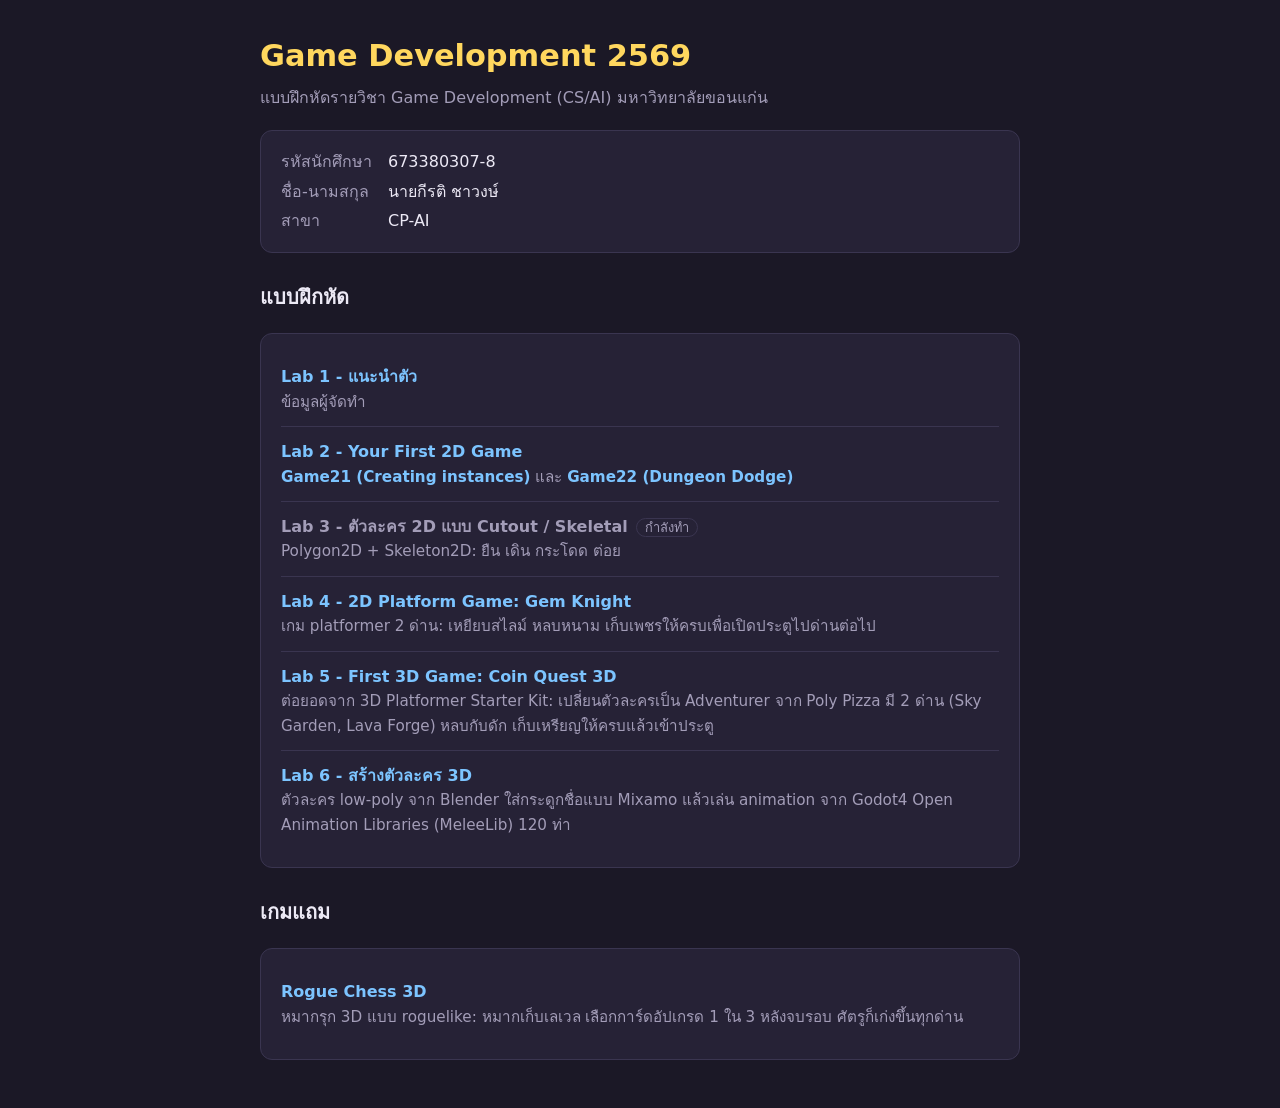
<file: docs/index.html>
<!DOCTYPE html>
<html lang="th">
<head>
  <meta charset="utf-8">
  <meta name="viewport" content="width=device-width, initial-scale=1">
  <title>Game Dev 2569 - 673380307-8 กีรติ ชาวงษ์</title>
  <link rel="stylesheet" href="style.css">
</head>
<body>
<main>
  <h1>Game Development 2569</h1>
  <p class="sub">แบบฝึกหัดรายวิชา Game Development (CS/AI) มหาวิทยาลัยขอนแก่น</p>

  <section class="card">
    <dl>
      <dt>รหัสนักศึกษา</dt><dd>673380307-8</dd>
      <dt>ชื่อ-นามสกุล</dt><dd>นายกีรติ ชาวงษ์</dd>
      <dt>สาขา</dt><dd>CP-AI</dd>
    </dl>
  </section>

  <h2>แบบฝึกหัด</h2>
  <section class="card">
    <ul class="labs">
      <li>
        <a href="lab1.html">Lab 1 - แนะนำตัว</a>
        <span class="desc">ข้อมูลผู้จัดทำ</span>
      </li>
      <li>
        <a href="lab2.html">Lab 2 - Your First 2D Game</a>
        <span class="desc">
          <a href="game21.html">Game21 (Creating instances)</a> และ
          <a href="game22.html">Game22 (Dungeon Dodge)</a>
        </span>
      </li>
      <li>
        <span class="pending">Lab 3 - ตัวละคร 2D แบบ Cutout / Skeletal</span><span class="tag">กำลังทำ</span>
        <span class="desc">Polygon2D + Skeleton2D: ยืน เดิน กระโดด ต่อย</span>
      </li>
      <li>
        <a href="game4.html">Lab 4 - 2D Platform Game: Gem Knight</a>
        <span class="desc">เกม platformer 2 ด่าน: เหยียบสไลม์ หลบหนาม เก็บเพชรให้ครบเพื่อเปิดประตูไปด่านต่อไป</span>
      </li>
      <li>
        <a href="game5.html">Lab 5 - First 3D Game: Coin Quest 3D</a>
        <span class="desc">ต่อยอดจาก 3D Platformer Starter Kit: เปลี่ยนตัวละครเป็น Adventurer จาก Poly Pizza มี 2 ด่าน (Sky Garden, Lava Forge) หลบกับดัก เก็บเหรียญให้ครบแล้วเข้าประตู</span>
      </li>
      <li>
        <a href="game6.html">Lab 6 - สร้างตัวละคร 3D</a>
        <span class="desc">ตัวละคร low-poly จาก Blender ใส่กระดูกชื่อแบบ Mixamo แล้วเล่น animation จาก Godot4 Open Animation Libraries (MeleeLib) 120 ท่า</span>
      </li>
    </ul>
  </section>

  <h2>เกมแถม</h2>
  <section class="card">
    <ul class="labs">
      <li>
        <a href="chess3d.html">Rogue Chess 3D</a>
        <span class="desc">หมากรุก 3D แบบ roguelike: หมากเก็บเลเวล เลือกการ์ดอัปเกรด 1 ใน 3 หลังจบรอบ ศัตรูก็เก่งขึ้นทุกด่าน</span>
      </li>
    </ul>
  </section>
</main>
</body>
</html>
</file>
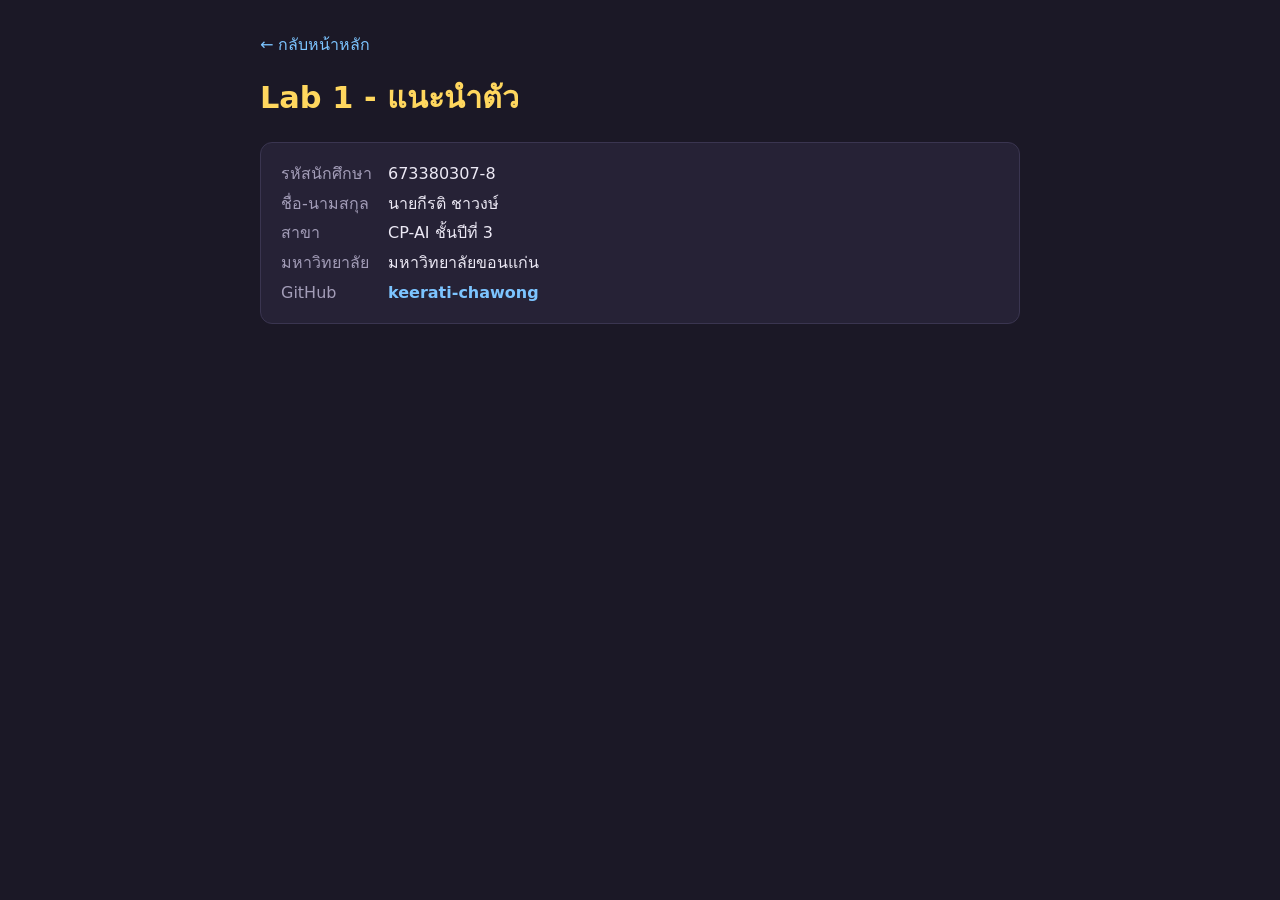
<file: docs/lab1.html>
<!DOCTYPE html>
<html lang="th">
<head>
  <meta charset="utf-8">
  <meta name="viewport" content="width=device-width, initial-scale=1">
  <title>Lab 1 - แนะนำตัว</title>
  <link rel="stylesheet" href="style.css">
</head>
<body>
<main>
  <a class="back" href="index.html">&larr; กลับหน้าหลัก</a>
  <h1>Lab 1 - แนะนำตัว</h1>

  <section class="card">
    <dl>
      <dt>รหัสนักศึกษา</dt><dd>673380307-8</dd>
      <dt>ชื่อ-นามสกุล</dt><dd>นายกีรติ ชาวงษ์</dd>
      <dt>สาขา</dt><dd>CP-AI ชั้นปีที่ 3</dd>
      <dt>มหาวิทยาลัย</dt><dd>มหาวิทยาลัยขอนแก่น</dd>
      <dt>GitHub</dt><dd><a href="https://github.com/keerati-chawong">keerati-chawong</a></dd>
    </dl>
  </section>
</main>
</body>
</html>
</file>
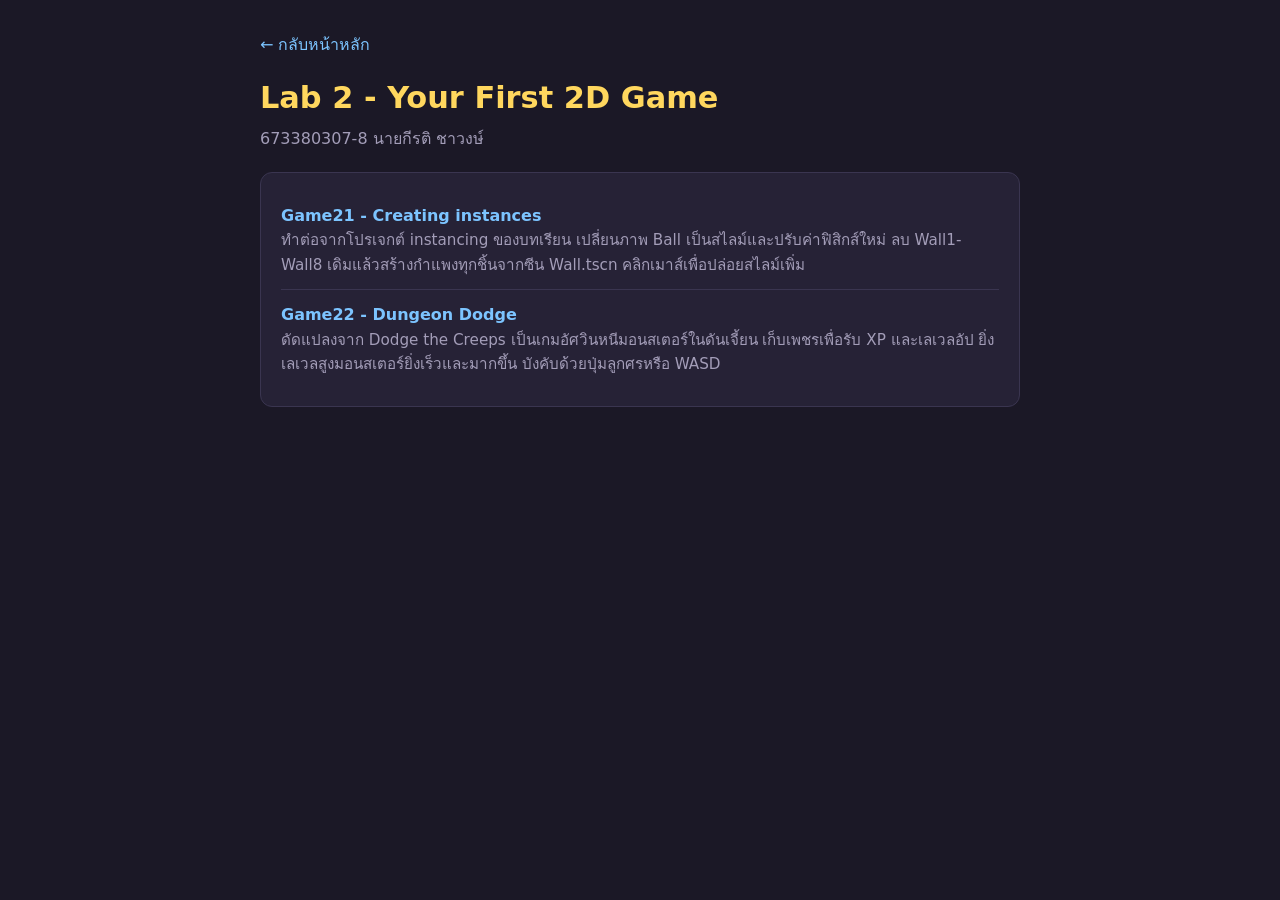
<file: docs/lab2.html>
<!DOCTYPE html>
<html lang="th">
<head>
  <meta charset="utf-8">
  <meta name="viewport" content="width=device-width, initial-scale=1">
  <title>Lab 2 - Your First 2D Game</title>
  <link rel="stylesheet" href="style.css">
</head>
<body>
<main>
  <a class="back" href="index.html">&larr; กลับหน้าหลัก</a>
  <h1>Lab 2 - Your First 2D Game</h1>
  <p class="sub">673380307-8 นายกีรติ ชาวงษ์</p>

  <section class="card">
    <ul class="labs">
      <li>
        <a href="game21.html">Game21 - Creating instances</a>
        <span class="desc">
          ทำต่อจากโปรเจกต์ instancing ของบทเรียน เปลี่ยนภาพ Ball เป็นสไลม์และปรับค่าฟิสิกส์ใหม่
          ลบ Wall1-Wall8 เดิมแล้วสร้างกำแพงทุกชิ้นจากซีน Wall.tscn คลิกเมาส์เพื่อปล่อยสไลม์เพิ่ม
        </span>
      </li>
      <li>
        <a href="game22.html">Game22 - Dungeon Dodge</a>
        <span class="desc">
          ดัดแปลงจาก Dodge the Creeps เป็นเกมอัศวินหนีมอนสเตอร์ในดันเจี้ยน
          เก็บเพชรเพื่อรับ XP และเลเวลอัป ยิ่งเลเวลสูงมอนสเตอร์ยิ่งเร็วและมากขึ้น
          บังคับด้วยปุ่มลูกศรหรือ WASD
        </span>
      </li>
    </ul>
  </section>
</main>
</body>
</html>
</file>
<file: docs/style.css>
:root {
  --bg: #1b1826;
  --panel: #262236;
  --line: #3a3550;
  --text: #ece9f5;
  --muted: #a39db8;
  --accent: #ffd75e;
  --link: #7cc4ff;
}

* { box-sizing: border-box; }

body {
  margin: 0;
  padding: 32px 16px 48px;
  background: var(--bg);
  color: var(--text);
  font-family: "Sarabun", "Leelawadee UI", Tahoma, system-ui, sans-serif;
  line-height: 1.6;
}

main { max-width: 760px; margin: 0 auto; }

h1 { margin: 0 0 4px; font-size: 1.9rem; color: var(--accent); }
h2 { margin: 28px 0 10px; font-size: 1.25rem; }

.sub { margin: 0; color: var(--muted); }

.card {
  margin-top: 20px;
  padding: 18px 20px;
  background: var(--panel);
  border: 1px solid var(--line);
  border-radius: 12px;
}

dl { display: grid; grid-template-columns: max-content 1fr; gap: 4px 16px; margin: 0; }
dt { color: var(--muted); }
dd { margin: 0; }

ul.labs { list-style: none; margin: 0; padding: 0; }
ul.labs li { padding: 12px 0; border-bottom: 1px solid var(--line); }
ul.labs li:last-child { border-bottom: 0; }
ul.labs .desc { display: block; color: var(--muted); font-size: 0.95rem; }

a { color: var(--link); text-decoration: none; font-weight: 600; }
a:hover { text-decoration: underline; }

.pending { color: var(--muted); font-weight: 600; }
.tag { margin-left: 8px; padding: 1px 8px; border: 1px solid var(--line); border-radius: 999px; font-size: 0.8rem; color: var(--muted); }

.back { display: inline-block; margin-bottom: 16px; font-weight: 400; }
</file>
